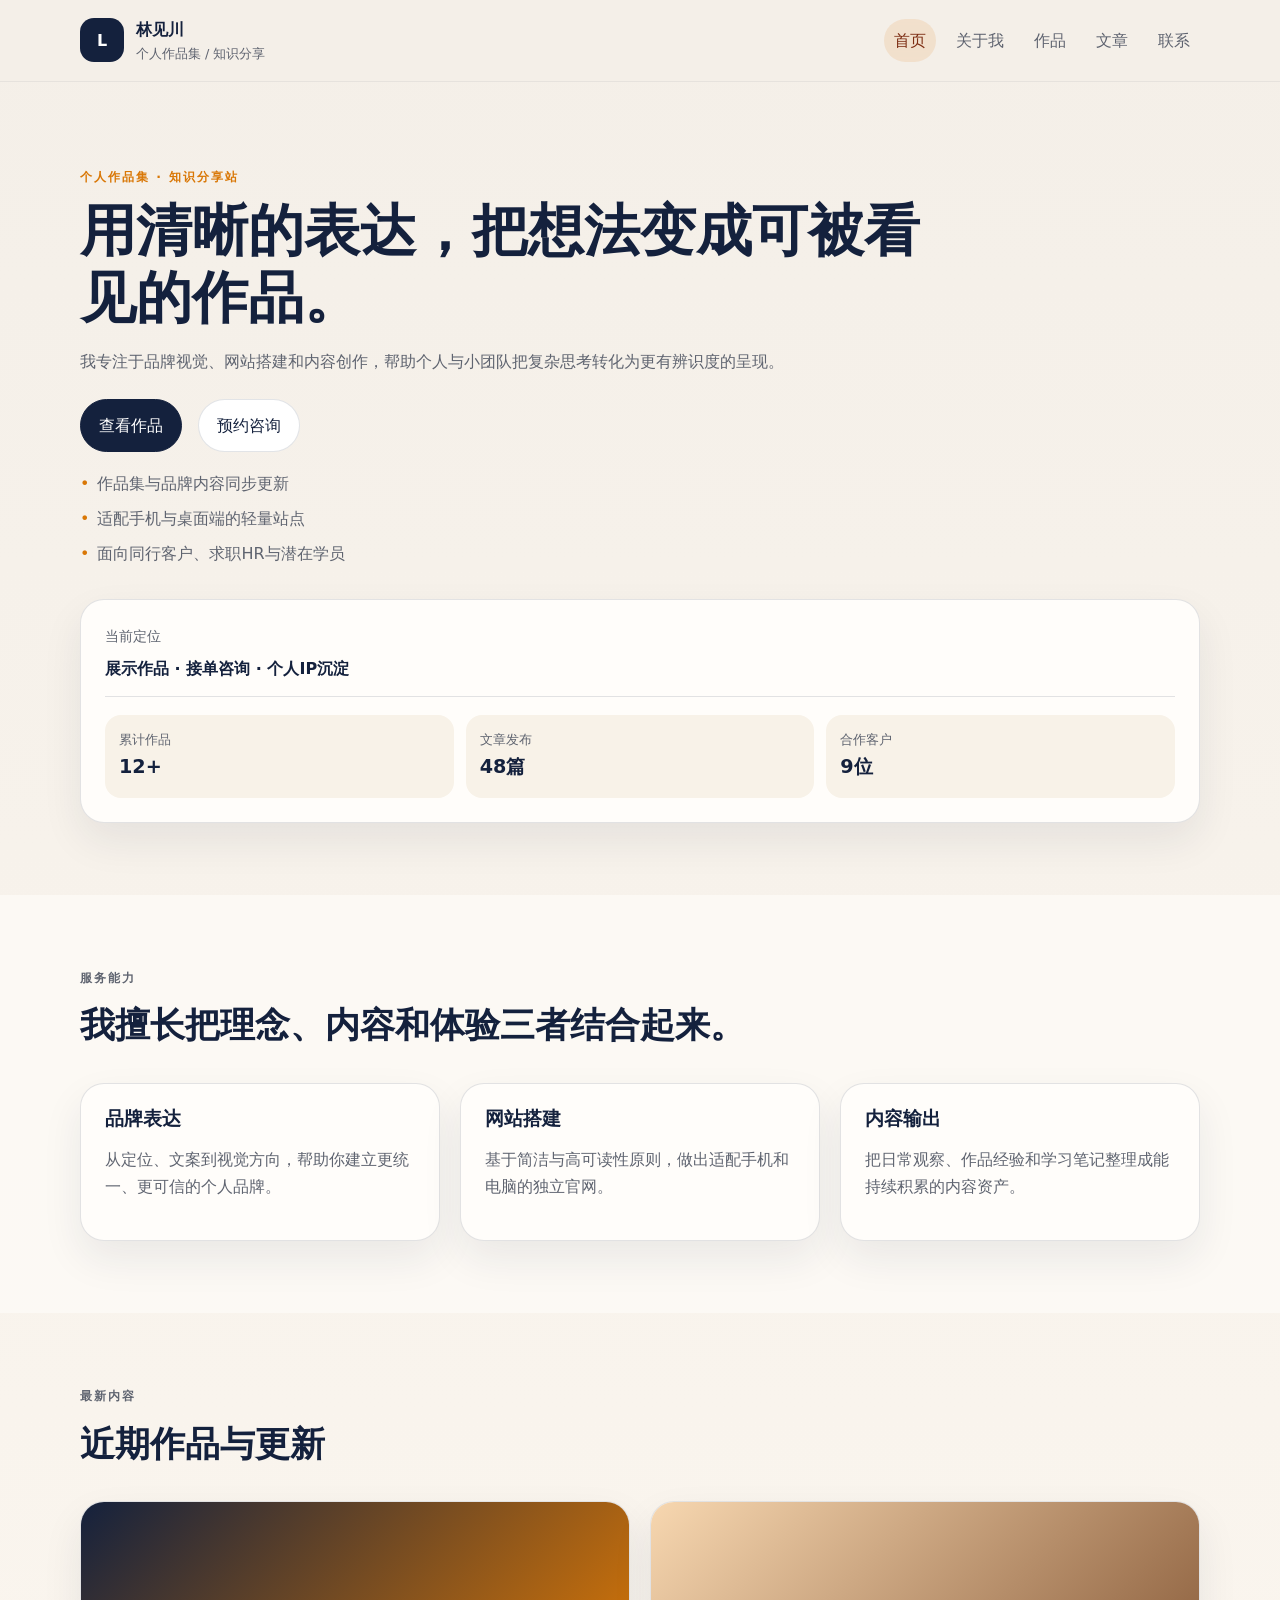
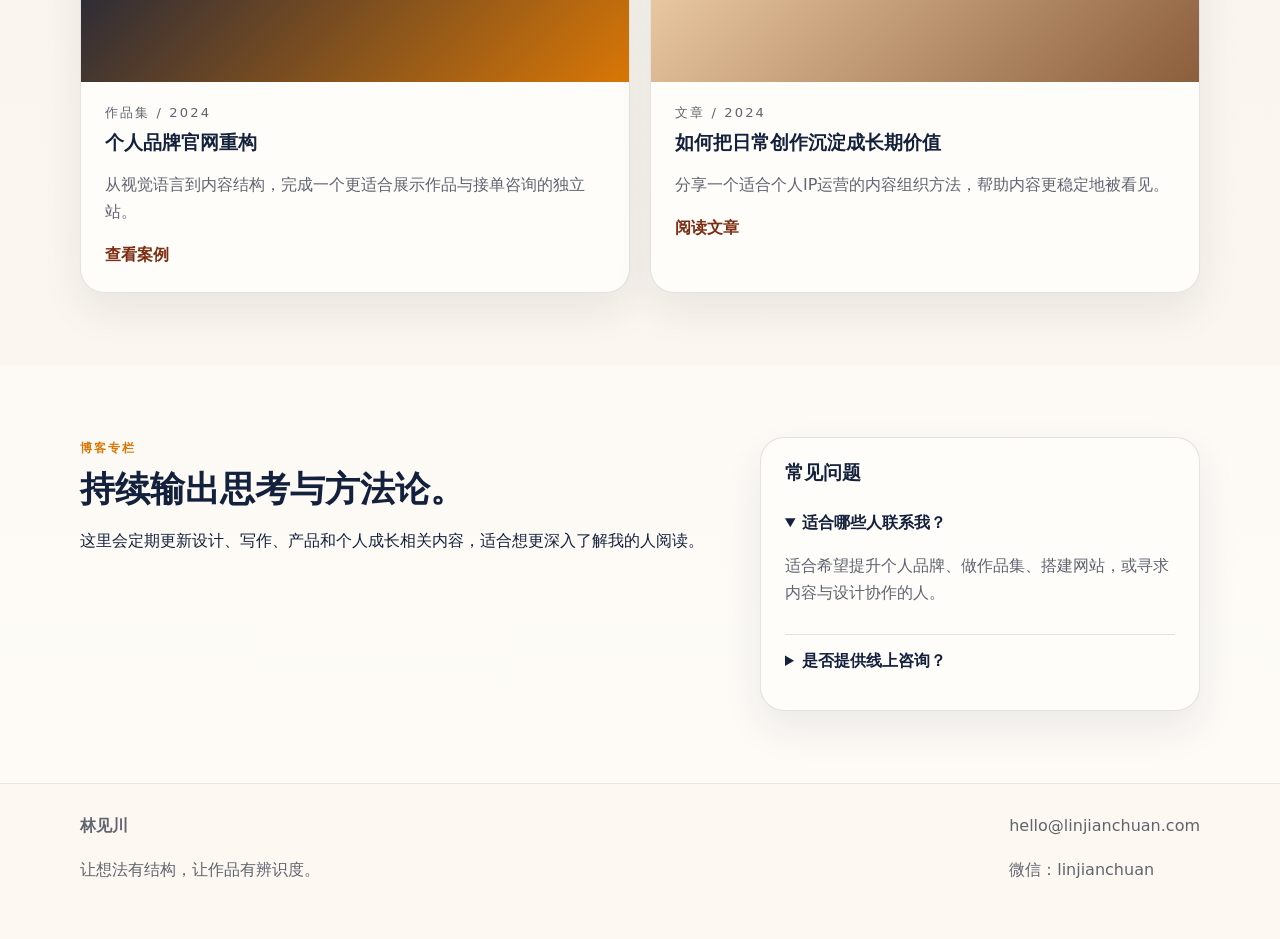
<file: index.html>
<!DOCTYPE html>
<html lang="zh-CN">
  <head>
    <meta charset="UTF-8" />
    <meta name="viewport" content="width=device-width, initial-scale=1.0" />
    <meta name="description" content="林见川的个人作品集与知识分享站，展示品牌设计、网站搭建与内容创作经验。" />
    <meta name="keywords" content="个人作品集, 个人官网, 网站设计, UI设计, 内容创作, 接单咨询" />
    <meta name="author" content="林见川" />
    <title>林见川 | 个人作品集与知识分享站</title>
    <link rel="stylesheet" href="styles.css" />
  </head>
  <body>
    <header class="site-header">
      <div class="container header-inner">
        <a class="brand" href="index.html">
          <span class="brand-mark">L</span>
          <span>
            <strong>林见川</strong>
            <small>个人作品集 / 知识分享</small>
          </span>
        </a>
        <nav class="site-nav" aria-label="主导航">
          <a href="index.html" class="active">首页</a>
          <a href="about.html">关于我</a>
          <a href="works.html">作品</a>
          <a href="post.html">文章</a>
          <a href="contact.html">联系</a>
        </nav>
      </div>
    </header>

    <main>
      <section class="hero section">
        <div class="container hero-grid">
          <div>
            <p class="eyebrow">个人作品集 · 知识分享站</p>
            <h1>用清晰的表达，把想法变成可被看见的作品。</h1>
            <p class="lead">
              我专注于品牌视觉、网站搭建和内容创作，帮助个人与小团队把复杂思考转化为更有辨识度的呈现。
            </p>
            <div class="hero-actions">
              <a class="btn btn-primary" href="works.html">查看作品</a>
              <a class="btn btn-secondary" href="contact.html">预约咨询</a>
            </div>
            <ul class="hero-points">
              <li>作品集与品牌内容同步更新</li>
              <li>适配手机与桌面端的轻量站点</li>
              <li>面向同行客户、求职HR与潜在学员</li>
            </ul>
          </div>
          <div class="hero-card">
            <div class="hero-card-top">
              <span>当前定位</span>
              <strong>展示作品 · 接单咨询 · 个人IP沉淀</strong>
            </div>
            <div class="hero-card-body">
              <div class="mini-stat">
                <span>累计作品</span>
                <strong>12+</strong>
              </div>
              <div class="mini-stat">
                <span>文章发布</span>
                <strong>48篇</strong>
              </div>
              <div class="mini-stat">
                <span>合作客户</span>
                <strong>9位</strong>
              </div>
            </div>
          </div>
        </div>
      </section>

      <section class="section section-muted">
        <div class="container">
          <div class="section-heading">
            <p class="eyebrow">服务能力</p>
            <h2>我擅长把理念、内容和体验三者结合起来。</h2>
          </div>
          <div class="card-grid three-up">
            <article class="info-card">
              <h3>品牌表达</h3>
              <p>从定位、文案到视觉方向，帮助你建立更统一、更可信的个人品牌。</p>
            </article>
            <article class="info-card">
              <h3>网站搭建</h3>
              <p>基于简洁与高可读性原则，做出适配手机和电脑的独立官网。</p>
            </article>
            <article class="info-card">
              <h3>内容输出</h3>
              <p>把日常观察、作品经验和学习笔记整理成能持续积累的内容资产。</p>
            </article>
          </div>
        </div>
      </section>

      <section class="section">
        <div class="container">
          <div class="section-heading">
            <p class="eyebrow">最新内容</p>
            <h2>近期作品与更新</h2>
          </div>
          <div class="card-grid two-up">
            <article class="portfolio-card">
              <div class="portfolio-visual visual-a"></div>
              <div class="portfolio-copy">
                <p class="meta">作品集 / 2024</p>
                <h3>个人品牌官网重构</h3>
                <p>从视觉语言到内容结构，完成一个更适合展示作品与接单咨询的独立站。</p>
                <a href="works.html">查看案例</a>
              </div>
            </article>
            <article class="portfolio-card">
              <div class="portfolio-visual visual-b"></div>
              <div class="portfolio-copy">
                <p class="meta">文章 / 2024</p>
                <h3>如何把日常创作沉淀成长期价值</h3>
                <p>分享一个适合个人IP运营的内容组织方法，帮助内容更稳定地被看见。</p>
                <a href="post.html">阅读文章</a>
              </div>
            </article>
          </div>
        </div>
      </section>

      <section class="section section-muted">
        <div class="container split-block">
          <div>
            <p class="eyebrow">博客专栏</p>
            <h2>持续输出思考与方法论。</h2>
            <p>这里会定期更新设计、写作、产品和个人成长相关内容，适合想更深入了解我的人阅读。</p>
          </div>
          <div class="faq-card">
            <h3>常见问题</h3>
            <details open>
              <summary>适合哪些人联系我？</summary>
              <p>适合希望提升个人品牌、做作品集、搭建网站，或寻求内容与设计协作的人。</p>
            </details>
            <details>
              <summary>是否提供线上咨询？</summary>
              <p>可以，欢迎通过联系页提交需求，我会尽快回复并确认合作方式。</p>
            </details>
          </div>
        </div>
      </section>
    </main>

    <footer class="site-footer">
      <div class="container footer-inner">
        <div>
          <strong>林见川</strong>
          <p>让想法有结构，让作品有辨识度。</p>
        </div>
        <div>
          <a href="mailto:hello@linjianchuan.com">hello@linjianchuan.com</a>
          <p>微信：linjianchuan</p>
        </div>
      </div>
    </footer>

    <script src="script.js"></script>
  </body>
</html>
</file>
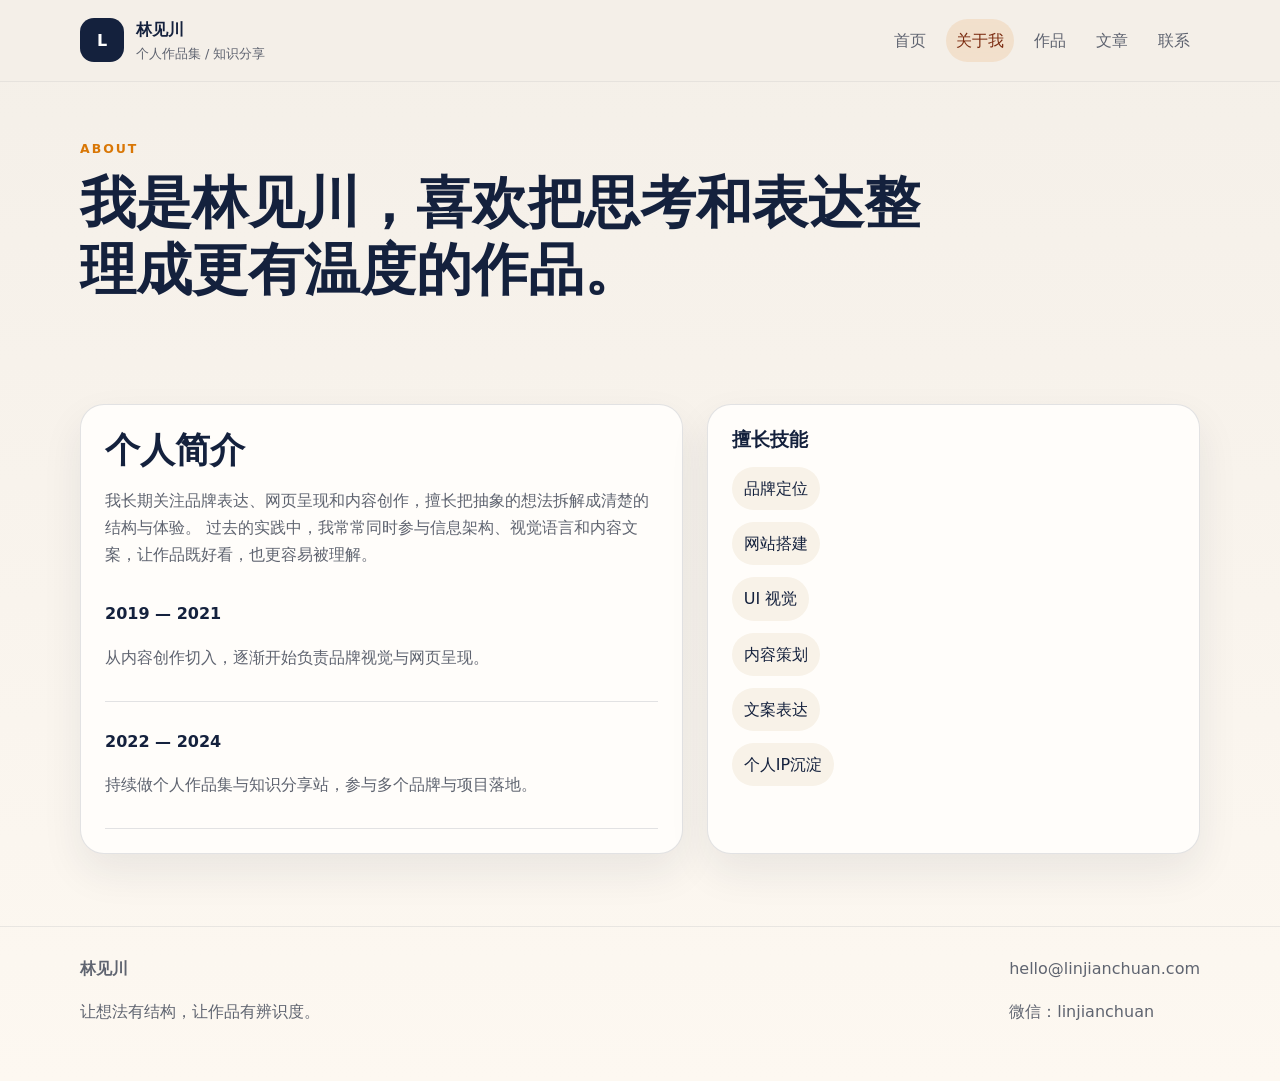
<file: about.html>
<!DOCTYPE html>
<html lang="zh-CN">
  <head>
    <meta charset="UTF-8" />
    <meta name="viewport" content="width=device-width, initial-scale=1.0" />
    <title>关于我 | 林见川</title>
    <link rel="stylesheet" href="styles.css" />
  </head>
  <body>
    <header class="site-header">
      <div class="container header-inner">
        <a class="brand" href="index.html">
          <span class="brand-mark">L</span>
          <span>
            <strong>林见川</strong>
            <small>个人作品集 / 知识分享</small>
          </span>
        </a>
        <nav class="site-nav" aria-label="主导航">
          <a href="index.html">首页</a>
          <a href="about.html" class="active">关于我</a>
          <a href="works.html">作品</a>
          <a href="post.html">文章</a>
          <a href="contact.html">联系</a>
        </nav>
      </div>
    </header>

    <main>
      <section class="page-title">
        <div class="container">
          <p class="eyebrow">About</p>
          <h1>我是林见川，喜欢把思考和表达整理成更有温度的作品。</h1>
        </div>
      </section>

      <section class="section">
        <div class="container about-grid">
          <article class="info-card">
            <h2>个人简介</h2>
            <p>
              我长期关注品牌表达、网页呈现和内容创作，擅长把抽象的想法拆解成清楚的结构与体验。
              过去的实践中，我常常同时参与信息架构、视觉语言和内容文案，让作品既好看，也更容易被理解。
            </p>
            <div class="timeline">
              <div class="timeline-item">
                <strong>2019 — 2021</strong>
                <p>从内容创作切入，逐渐开始负责品牌视觉与网页呈现。</p>
              </div>
              <div class="timeline-item">
                <strong>2022 — 2024</strong>
                <p>持续做个人作品集与知识分享站，参与多个品牌与项目落地。</p>
              </div>
            </div>
          </article>
          <aside class="info-card">
            <h3>擅长技能</h3>
            <div class="skill-list">
              <span>品牌定位</span>
              <span>网站搭建</span>
              <span>UI 视觉</span>
              <span>内容策划</span>
              <span>文案表达</span>
              <span>个人IP沉淀</span>
            </div>
          </aside>
        </div>
      </section>
    </main>

    <footer class="site-footer">
      <div class="container footer-inner">
        <div>
          <strong>林见川</strong>
          <p>让想法有结构，让作品有辨识度。</p>
        </div>
        <div>
          <a href="mailto:hello@linjianchuan.com">hello@linjianchuan.com</a>
          <p>微信：linjianchuan</p>
        </div>
      </div>
    </footer>

    <script src="script.js"></script>
  </body>
</html>
</file>
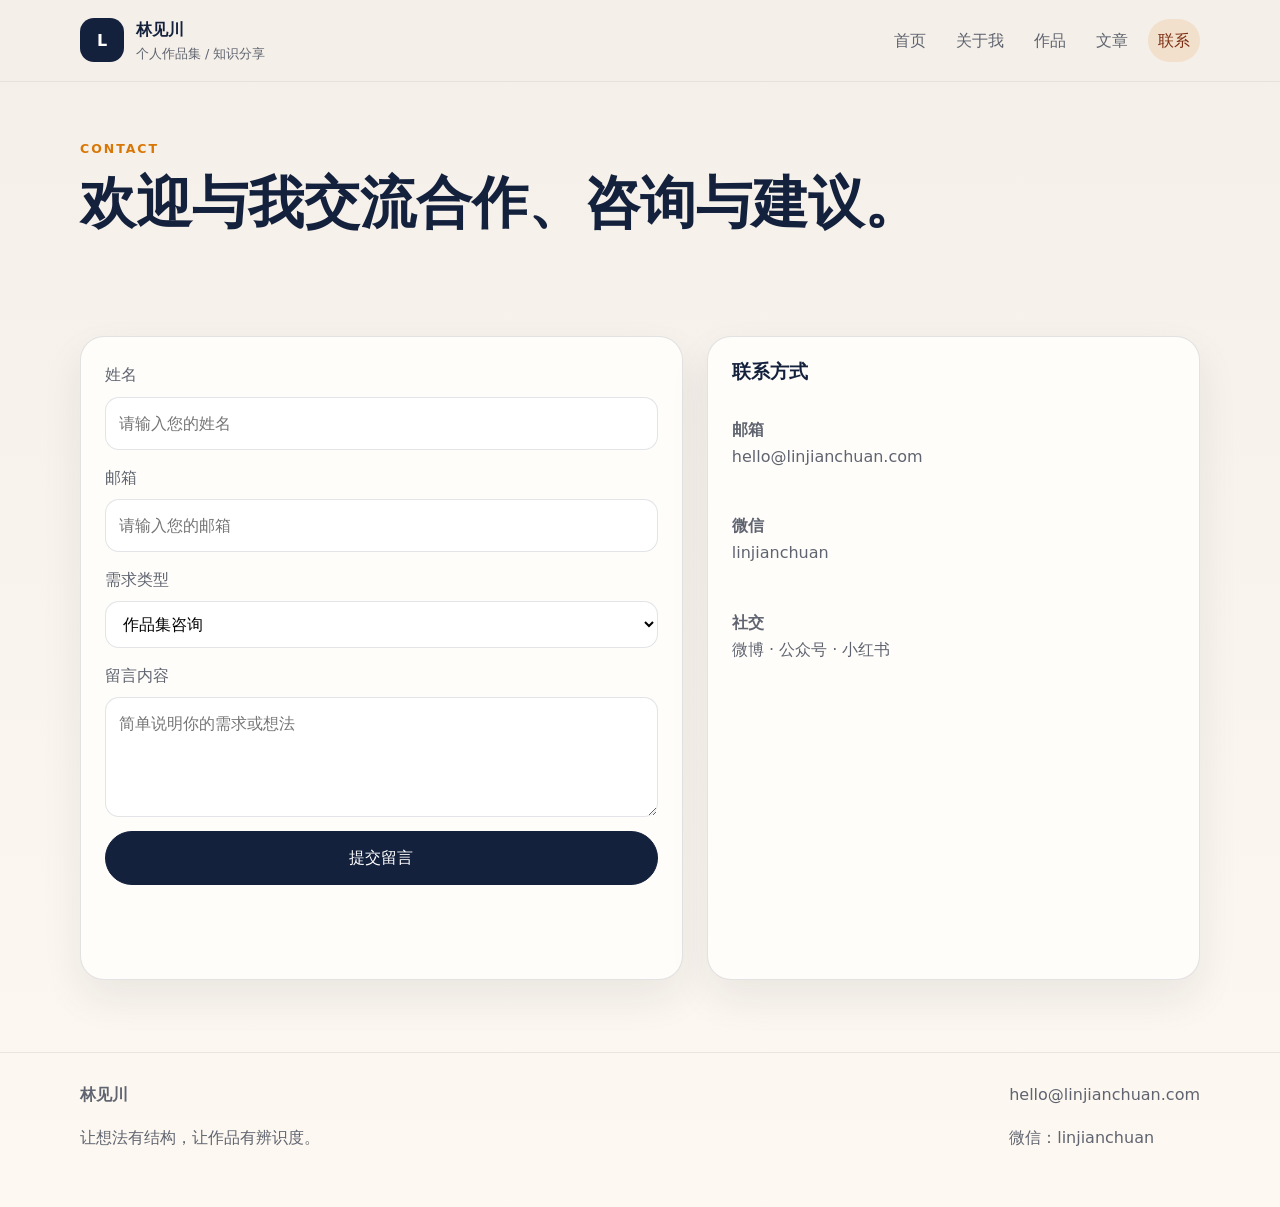
<file: contact.html>
<!DOCTYPE html>
<html lang="zh-CN">
  <head>
    <meta charset="UTF-8" />
    <meta name="viewport" content="width=device-width, initial-scale=1.0" />
    <title>联系 | 林见川</title>
    <link rel="stylesheet" href="styles.css" />
  </head>
  <body>
    <header class="site-header">
      <div class="container header-inner">
        <a class="brand" href="index.html">
          <span class="brand-mark">L</span>
          <span>
            <strong>林见川</strong>
            <small>个人作品集 / 知识分享</small>
          </span>
        </a>
        <nav class="site-nav" aria-label="主导航">
          <a href="index.html">首页</a>
          <a href="about.html">关于我</a>
          <a href="works.html">作品</a>
          <a href="post.html">文章</a>
          <a href="contact.html" class="active">联系</a>
        </nav>
      </div>
    </header>

    <main>
      <section class="page-title">
        <div class="container">
          <p class="eyebrow">Contact</p>
          <h1>欢迎与我交流合作、咨询与建议。</h1>
        </div>
      </section>

      <section class="section">
        <div class="container about-grid">
          <form class="contact-card form-grid" data-contact-form>
            <label>
              姓名
              <input type="text" name="name" placeholder="请输入您的姓名" required />
            </label>
            <label>
              邮箱
              <input type="email" name="email" placeholder="请输入您的邮箱" required />
            </label>
            <label>
              需求类型
              <select name="type">
                <option>作品集咨询</option>
                <option>网站搭建</option>
                <option>内容合作</option>
                <option>其他</option>
              </select>
            </label>
            <label>
              留言内容
              <textarea name="message" placeholder="简单说明你的需求或想法" required></textarea>
            </label>
            <button class="btn btn-primary" type="submit">提交留言</button>
            <p class="form-status" aria-live="polite"></p>
          </form>
          <aside class="contact-card">
            <h3>联系方式</h3>
            <div class="contact-list">
              <p><strong>邮箱</strong><br /><a href="mailto:hello@linjianchuan.com">hello@linjianchuan.com</a></p>
              <p><strong>微信</strong><br />linjianchuan</p>
              <p><strong>社交</strong><br /><a href="#">微博</a> · <a href="#">公众号</a> · <a href="#">小红书</a></p>
            </div>
          </aside>
        </div>
      </section>
    </main>

    <footer class="site-footer">
      <div class="container footer-inner">
        <div>
          <strong>林见川</strong>
          <p>让想法有结构，让作品有辨识度。</p>
        </div>
        <div>
          <a href="mailto:hello@linjianchuan.com">hello@linjianchuan.com</a>
          <p>微信：linjianchuan</p>
        </div>
      </div>
    </footer>

    <script src="script.js"></script>
  </body>
</html>
</file>
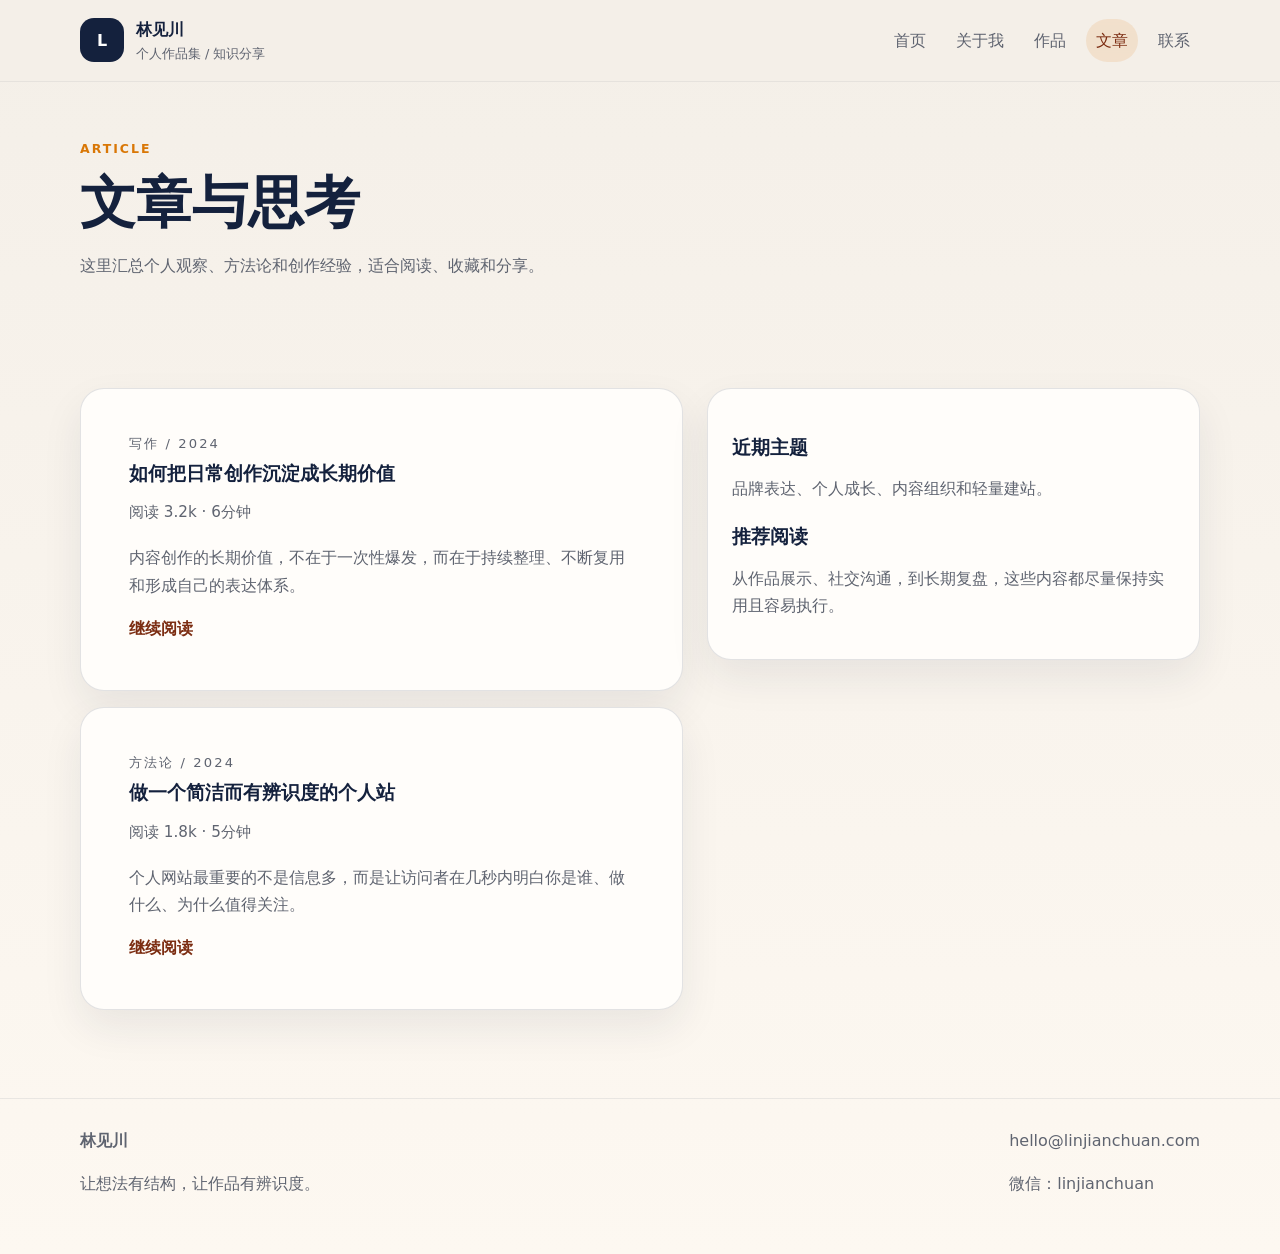
<file: post.html>
<!DOCTYPE html>
<html lang="zh-CN">
  <head>
    <meta charset="UTF-8" />
    <meta name="viewport" content="width=device-width, initial-scale=1.0" />
    <title>文章 | 林见川</title>
    <link rel="stylesheet" href="styles.css" />
  </head>
  <body>
    <header class="site-header">
      <div class="container header-inner">
        <a class="brand" href="index.html">
          <span class="brand-mark">L</span>
          <span>
            <strong>林见川</strong>
            <small>个人作品集 / 知识分享</small>
          </span>
        </a>
        <nav class="site-nav" aria-label="主导航">
          <a href="index.html">首页</a>
          <a href="about.html">关于我</a>
          <a href="works.html">作品</a>
          <a href="post.html" class="active">文章</a>
          <a href="contact.html">联系</a>
        </nav>
      </div>
    </header>

    <main>
      <section class="page-title">
        <div class="container">
          <p class="eyebrow">Article</p>
          <h1>文章与思考</h1>
          <p class="lead">这里汇总个人观察、方法论和创作经验，适合阅读、收藏和分享。</p>
        </div>
      </section>

      <section class="section">
        <div class="container article-grid">
          <div>
            <article class="article-card">
              <div class="portfolio-copy">
                <p class="meta">写作 / 2024</p>
                <h3>如何把日常创作沉淀成长期价值</h3>
                <p class="article-meta">阅读 3.2k · 6分钟</p>
                <p>内容创作的长期价值，不在于一次性爆发，而在于持续整理、不断复用和形成自己的表达体系。</p>
                <a href="#" class="inline-link">继续阅读</a>
              </div>
            </article>
            <article class="article-card">
              <div class="portfolio-copy">
                <p class="meta">方法论 / 2024</p>
                <h3>做一个简洁而有辨识度的个人站</h3>
                <p class="article-meta">阅读 1.8k · 5分钟</p>
                <p>个人网站最重要的不是信息多，而是让访问者在几秒内明白你是谁、做什么、为什么值得关注。</p>
                <a href="#" class="inline-link">继续阅读</a>
              </div>
            </article>
          </div>
          <aside class="info-card article-content">
            <h3>近期主题</h3>
            <p>品牌表达、个人成长、内容组织和轻量建站。</p>
            <h3>推荐阅读</h3>
            <p>从作品展示、社交沟通，到长期复盘，这些内容都尽量保持实用且容易执行。</p>
          </aside>
        </div>
      </section>
    </main>

    <footer class="site-footer">
      <div class="container footer-inner">
        <div>
          <strong>林见川</strong>
          <p>让想法有结构，让作品有辨识度。</p>
        </div>
        <div>
          <a href="mailto:hello@linjianchuan.com">hello@linjianchuan.com</a>
          <p>微信：linjianchuan</p>
        </div>
      </div>
    </footer>

    <script src="script.js"></script>
  </body>
</html>
</file>
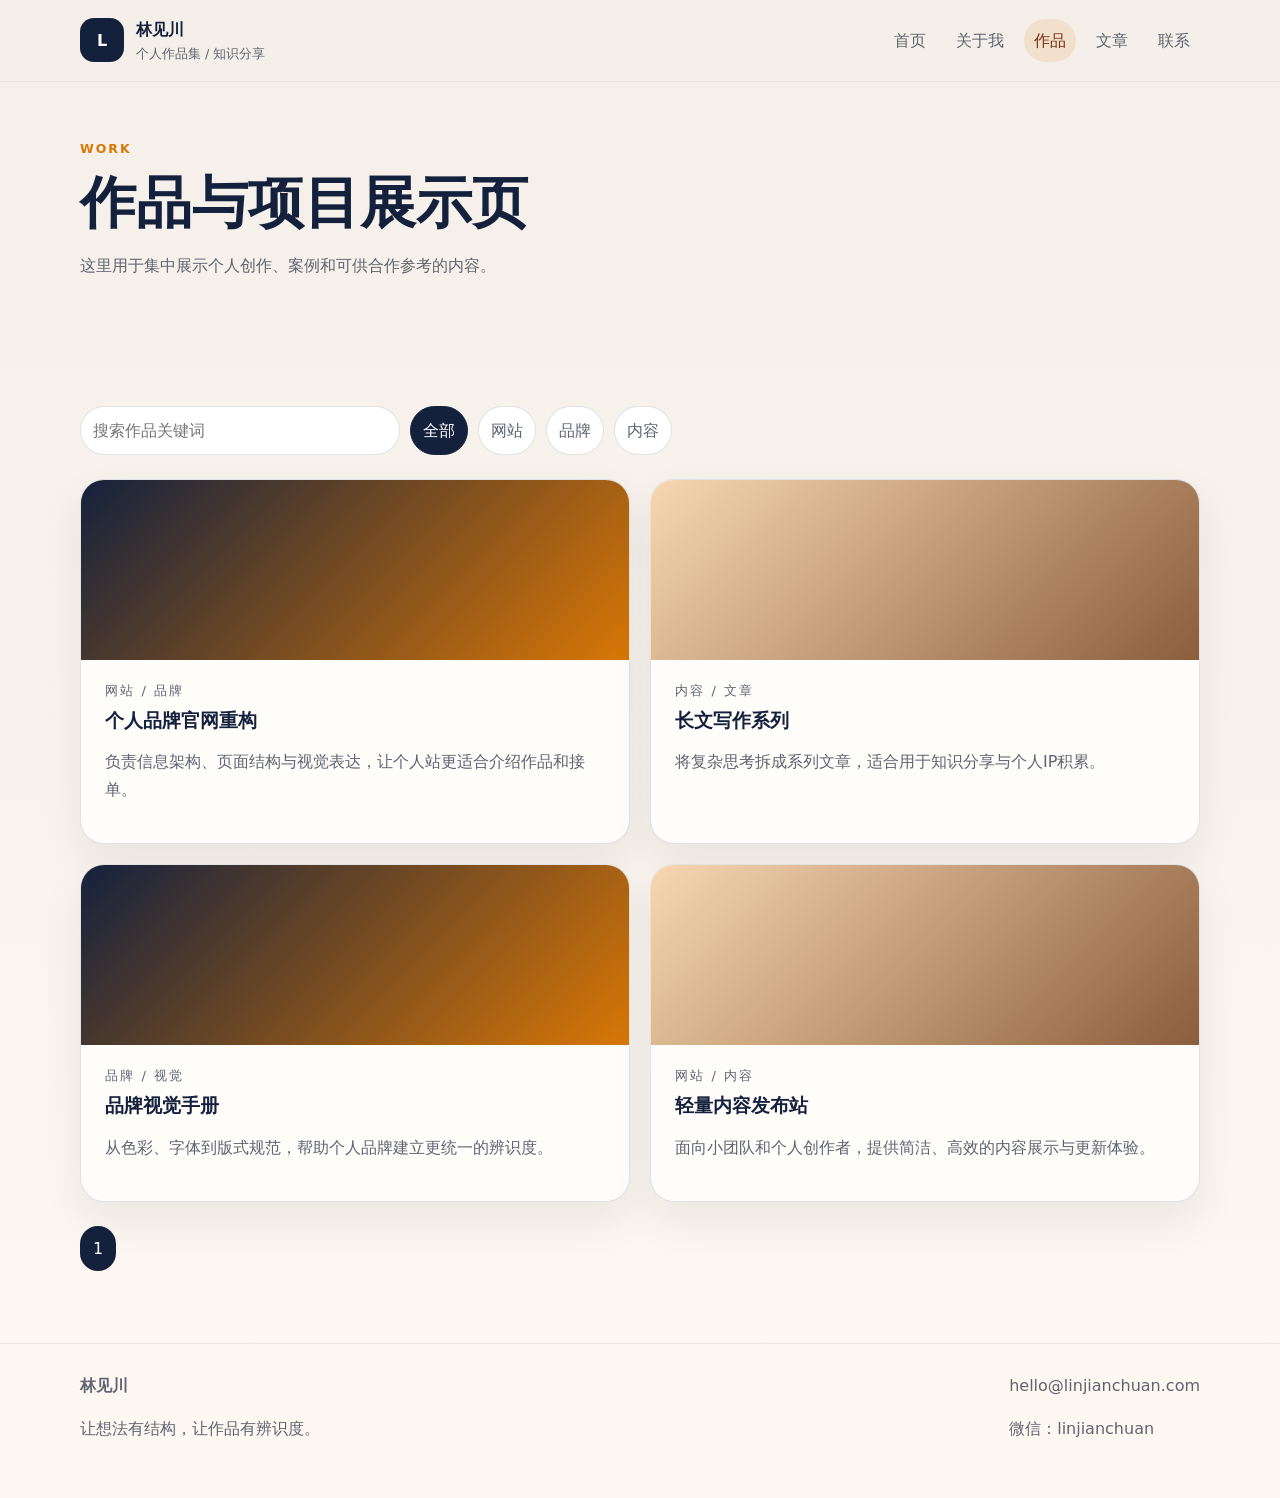
<file: works.html>
<!DOCTYPE html>
<html lang="zh-CN">
  <head>
    <meta charset="UTF-8" />
    <meta name="viewport" content="width=device-width, initial-scale=1.0" />
    <title>作品 | 林见川</title>
    <link rel="stylesheet" href="styles.css" />
  </head>
  <body>
    <header class="site-header">
      <div class="container header-inner">
        <a class="brand" href="index.html">
          <span class="brand-mark">L</span>
          <span>
            <strong>林见川</strong>
            <small>个人作品集 / 知识分享</small>
          </span>
        </a>
        <nav class="site-nav" aria-label="主导航">
          <a href="index.html">首页</a>
          <a href="about.html">关于我</a>
          <a href="works.html" class="active">作品</a>
          <a href="post.html">文章</a>
          <a href="contact.html">联系</a>
        </nav>
      </div>
    </header>

    <main>
      <section class="page-title">
        <div class="container">
          <p class="eyebrow">Work</p>
          <h1>作品与项目展示页</h1>
          <p class="lead">这里用于集中展示个人创作、案例和可供合作参考的内容。</p>
        </div>
      </section>

      <section class="section" data-works-page>
        <div class="container">
          <div class="filter-bar">
            <input class="search-input" type="search" placeholder="搜索作品关键词" aria-label="搜索作品" />
            <button class="filter-chip active" data-tag="all" type="button">全部</button>
            <button class="filter-chip" data-tag="site" type="button">网站</button>
            <button class="filter-chip" data-tag="brand" type="button">品牌</button>
            <button class="filter-chip" data-tag="content" type="button">内容</button>
          </div>
          <div class="portfolio-list">
            <article class="portfolio-card portfolio-item" data-tags="site brand">
              <div class="portfolio-visual visual-a"></div>
              <div class="portfolio-copy">
                <p class="meta">网站 / 品牌</p>
                <h3>个人品牌官网重构</h3>
                <p>负责信息架构、页面结构与视觉表达，让个人站更适合介绍作品和接单。</p>
              </div>
            </article>
            <article class="portfolio-card portfolio-item" data-tags="content">
              <div class="portfolio-visual visual-b"></div>
              <div class="portfolio-copy">
                <p class="meta">内容 / 文章</p>
                <h3>长文写作系列</h3>
                <p>将复杂思考拆成系列文章，适合用于知识分享与个人IP积累。</p>
              </div>
            </article>
            <article class="portfolio-card portfolio-item" data-tags="brand">
              <div class="portfolio-visual visual-a"></div>
              <div class="portfolio-copy">
                <p class="meta">品牌 / 视觉</p>
                <h3>品牌视觉手册</h3>
                <p>从色彩、字体到版式规范，帮助个人品牌建立更统一的辨识度。</p>
              </div>
            </article>
            <article class="portfolio-card portfolio-item" data-tags="site content">
              <div class="portfolio-visual visual-b"></div>
              <div class="portfolio-copy">
                <p class="meta">网站 / 内容</p>
                <h3>轻量内容发布站</h3>
                <p>面向小团队和个人创作者，提供简洁、高效的内容展示与更新体验。</p>
              </div>
            </article>
          </div>
          <div class="pagination"></div>
        </div>
      </section>
    </main>

    <footer class="site-footer">
      <div class="container footer-inner">
        <div>
          <strong>林见川</strong>
          <p>让想法有结构，让作品有辨识度。</p>
        </div>
        <div>
          <a href="mailto:hello@linjianchuan.com">hello@linjianchuan.com</a>
          <p>微信：linjianchuan</p>
        </div>
      </div>
    </footer>

    <script src="script.js"></script>
  </body>
</html>
</file>
<file: styles.css>
:root {
  color-scheme: light;
  --bg: #f4efe8;
  --surface: #fffdfa;
  --surface-alt: #f8f2e8;
  --text: #14213d;
  --muted: #5f6470;
  --accent: #d97706;
  --accent-dark: #7c2d12;
  --border: rgba(20, 33, 61, 0.12);
  --shadow: 0 18px 40px rgba(20, 33, 61, 0.08);
  --radius: 24px;
  --radius-sm: 16px;
  font-family: "Segoe UI", "Microsoft YaHei", "PingFang SC", system-ui, sans-serif;
}

* {
  box-sizing: border-box;
}

html {
  scroll-behavior: smooth;
}

body {
  margin: 0;
  min-height: 100vh;
  color: var(--text);
  background: linear-gradient(180deg, var(--bg) 0%, #fdf8f1 100%);
  line-height: 1.7;
}

a {
  color: inherit;
  text-decoration: none;
}

button,
input,
textarea,
select {
  font: inherit;
}

img {
  max-width: 100%;
  display: block;
}

.container {
  width: min(1120px, calc(100% - 32px));
  margin: 0 auto;
}

.site-header {
  position: sticky;
  top: 0;
  z-index: 20;
  background: rgba(244, 239, 232, 0.9);
  backdrop-filter: blur(14px);
  border-bottom: 1px solid rgba(20, 33, 61, 0.06);
}

.header-inner {
  display: flex;
  align-items: center;
  justify-content: space-between;
  gap: 16px;
  padding: 16px 0;
}

.brand {
  display: inline-flex;
  align-items: center;
  gap: 12px;
}

.brand strong {
  display: block;
  font-size: 1rem;
}

.brand small {
  display: block;
  color: var(--muted);
  font-size: 0.8rem;
}

.brand-mark {
  display: inline-flex;
  align-items: center;
  justify-content: center;
  width: 44px;
  height: 44px;
  border-radius: 14px;
  background: var(--text);
  color: white;
  font-weight: 700;
}

.site-nav {
  display: flex;
  flex-wrap: wrap;
  gap: 10px;
}

.site-nav a {
  padding: 8px 10px;
  border-radius: 999px;
  color: var(--muted);
  transition: background 180ms ease, color 180ms ease;
}

.site-nav a:hover,
.site-nav a.active {
  color: var(--accent-dark);
  background: rgba(217, 119, 6, 0.12);
}

.section {
  padding: 72px 0;
}

.section-muted {
  background: rgba(255, 253, 250, 0.62);
}

.hero {
  padding-top: 84px;
}

.hero-grid {
  display: grid;
  gap: 32px;
  align-items: center;
}

.eyebrow {
  margin: 0 0 10px;
  font-size: 0.78rem;
  font-weight: 700;
  letter-spacing: 0.16em;
  text-transform: uppercase;
  color: var(--accent);
}

h1,
h2,
h3 {
  line-height: 1.2;
  margin: 0 0 12px;
}

h1 {
  font-size: clamp(2.1rem, 5vw, 3.5rem);
  max-width: 850px;
}

h2 {
  font-size: clamp(1.6rem, 3vw, 2.2rem);
}

.lead,
.section-heading p,
.info-card p,
.portfolio-copy p,
.faq-card p,
.site-footer p,
.contact-card p,
.article-content p {
  color: var(--muted);
}

.hero-actions {
  display: flex;
  flex-wrap: wrap;
  gap: 12px;
  margin: 24px 0 18px;
}

.btn {
  display: inline-flex;
  align-items: center;
  justify-content: center;
  padding: 12px 18px;
  border-radius: 999px;
  border: 1px solid var(--border);
  transition: transform 180ms ease, box-shadow 180ms ease;
}

.btn:hover {
  transform: translateY(-1px);
  box-shadow: var(--shadow);
}

.btn-primary {
  background: var(--text);
  color: white;
  border-color: var(--text);
}

.btn-secondary {
  background: white;
}

.hero-points {
  padding: 0;
  margin: 0;
  list-style: none;
  display: grid;
  gap: 8px;
  color: var(--muted);
}

.hero-points li::before {
  content: "•";
  color: var(--accent);
  margin-right: 8px;
}

.hero-card,
.info-card,
.portfolio-card,
.faq-card,
.contact-card,
.article-card {
  background: var(--surface);
  border: 1px solid var(--border);
  border-radius: var(--radius);
  box-shadow: var(--shadow);
}

.hero-card {
  padding: 24px;
}

.hero-card-top {
  display: grid;
  gap: 6px;
  padding-bottom: 14px;
  border-bottom: 1px solid var(--border);
}

.hero-card-top span {
  color: var(--muted);
  font-size: 0.9rem;
}

.hero-card-body {
  display: grid;
  grid-template-columns: repeat(3, minmax(0, 1fr));
  gap: 12px;
  margin-top: 18px;
}

.mini-stat {
  padding: 14px;
  background: var(--surface-alt);
  border-radius: var(--radius-sm);
}

.mini-stat span {
  display: block;
  color: var(--muted);
  font-size: 0.82rem;
}

.mini-stat strong {
  font-size: 1.2rem;
}

.section-heading {
  display: flex;
  flex-direction: column;
  gap: 6px;
  margin-bottom: 24px;
}

.card-grid {
  display: grid;
  gap: 20px;
}

.three-up {
  grid-template-columns: repeat(3, minmax(0, 1fr));
}

.two-up {
  grid-template-columns: repeat(2, minmax(0, 1fr));
}

.info-card,
.portfolio-card,
.faq-card,
.contact-card,
.article-card {
  padding: 24px;
}

.portfolio-card {
  overflow: hidden;
  padding: 0;
}

.portfolio-visual {
  height: 180px;
  background-size: cover;
  background-position: center;
}

.visual-a {
  background: linear-gradient(135deg, #14213d 0%, #d97706 100%);
}

.visual-b {
  background: linear-gradient(135deg, #f7d7b0 0%, #8b5e3c 100%);
}

.portfolio-copy {
  padding: 20px 24px 24px;
}

.meta {
  color: var(--accent);
  font-size: 0.82rem;
  text-transform: uppercase;
  letter-spacing: 0.16em;
  margin: 0 0 8px;
}

.portfolio-copy a,
.article-meta a,
.inline-link {
  color: var(--accent-dark);
  font-weight: 600;
}

.split-block {
  display: grid;
  gap: 20px;
  grid-template-columns: 1.2fr 0.8fr;
  align-items: start;
}

.faq-card details {
  border-top: 1px solid var(--border);
  padding: 12px 0;
}

.faq-card details:first-of-type {
  border-top: 0;
}

.faq-card summary {
  cursor: pointer;
  font-weight: 600;
}

.site-footer {
  padding: 28px 0 40px;
  border-top: 1px solid rgba(20, 33, 61, 0.08);
}

.footer-inner {
  display: flex;
  justify-content: space-between;
  gap: 16px;
  color: var(--muted);
}

.page-title {
  padding: 56px 0 20px;
}

.page-title h1 {
  margin-bottom: 8px;
}

.about-grid,
.article-grid {
  display: grid;
  gap: 24px;
  grid-template-columns: 1.1fr 0.9fr;
}

.timeline {
  display: grid;
  gap: 12px;
  margin-top: 18px;
}

.timeline-item {
  padding: 14px 0;
  border-bottom: 1px solid var(--border);
}

.skill-list {
  display: grid;
  gap: 12px;
  margin-top: 16px;
}

.skill-list span {
  display: inline-flex;
  padding: 8px 12px;
  background: var(--surface-alt);
  border-radius: 999px;
  width: fit-content;
}

.filter-bar {
  display: flex;
  flex-wrap: wrap;
  gap: 10px;
  margin: 18px 0 24px;
}

.filter-chip {
  border: 1px solid var(--border);
  background: white;
  color: var(--muted);
  padding: 8px 12px;
  border-radius: 999px;
  cursor: pointer;
}

.filter-chip.active {
  background: var(--text);
  color: white;
  border-color: var(--text);
}

.search-input {
  width: min(320px, 100%);
  padding: 10px 12px;
  border-radius: 999px;
  border: 1px solid var(--border);
  background: white;
}

.portfolio-list {
  display: grid;
  gap: 20px;
  grid-template-columns: repeat(2, minmax(0, 1fr));
}

.pagination {
  display: flex;
  flex-wrap: wrap;
  gap: 8px;
  margin-top: 24px;
}

.page-btn {
  border: 1px solid var(--border);
  background: white;
  border-radius: 999px;
  padding: 8px 12px;
  cursor: pointer;
}

.page-btn.active {
  background: var(--text);
  color: white;
}

.article-grid {
  align-items: start;
}

.article-card {
  margin-bottom: 16px;
}

.article-content h2,
.article-content h3 {
  margin-top: 24px;
}

.article-meta {
  color: var(--muted);
  font-size: 0.95rem;
  margin-bottom: 18px;
}

.form-grid {
  display: grid;
  gap: 14px;
}

.form-grid label {
  display: grid;
  gap: 8px;
  color: var(--muted);
}

.form-grid input,
.form-grid textarea,
.form-grid select {
  width: 100%;
  border: 1px solid var(--border);
  border-radius: 14px;
  padding: 12px 13px;
  background: white;
}

.form-grid textarea {
  min-height: 120px;
  resize: vertical;
}

.form-status {
  min-height: 24px;
  color: var(--accent-dark);
  font-weight: 600;
}

.contact-list {
  display: grid;
  gap: 10px;
  margin-top: 16px;
}

@media (max-width: 900px) {
  .three-up,
  .two-up,
  .portfolio-list,
  .about-grid,
  .article-grid,
  .split-block {
    grid-template-columns: 1fr;
  }

  .hero-card-body {
    grid-template-columns: 1fr;
  }
}

@media (max-width: 680px) {
  .header-inner,
  .footer-inner {
    flex-direction: column;
    align-items: flex-start;
  }

  .site-nav {
    gap: 4px;
  }

  .section {
    padding: 56px 0;
  }

  .hero {
    padding-top: 56px;
  }
}

.asset-card-small {
  min-height: 120px;
  padding: 18px;
  display: grid;
  align-items: center;
  justify-content: center;
  background: linear-gradient(135deg, #fff 0%, #f9f7f2 100%);
}

.asset-dot-grid {
  width: 100%;
  height: 100%;
  background-image: radial-gradient(circle, rgba(10, 10, 10, 0.18) 1px, transparent 1px);
  background-size: 20px 20px;
  border-radius: 18px;
}

.hero-mosaic {
  display: grid;
  grid-template-columns: repeat(3, minmax(0, 1fr));
  gap: 16px;
  margin-top: 16px;
}

.mosaic-card {
  position: relative;
  min-height: 120px;
  border-radius: 24px;
  overflow: hidden;
  background: linear-gradient(180deg, rgba(255, 90, 31, 0.16), #f5f4f0 100%);
  border: 1px solid rgba(255, 90, 31, 0.18);
  padding: 18px;
  display: flex;
  align-items: flex-end;
}

.mosaic-card span {
  color: var(--text);
  font-weight: 700;
}

.mosaic-card::before {
  content: "";
  position: absolute;
  inset: 0;
  background-image: radial-gradient(circle at 20% 20%, rgba(255, 90, 31, 0.22), transparent 22%),
    radial-gradient(circle at 80% 40%, rgba(10, 10, 10, 0.08), transparent 20%);
  opacity: 0.8;
}

.mosaic-card::after {
  content: "";
  position: absolute;
  inset: 12px;
  border-radius: 18px;
  background: linear-gradient(135deg, rgba(255, 255, 255, 0.35), transparent 60%);
}

.mosaic-card span {
  position: relative;
  z-index: 1;
}

.mosaic-card-1,
.mosaic-card-2,
.mosaic-card-3 {
  box-shadow: inset 0 0 0 1px rgba(255, 255, 255, 0.18);
}

.mosaic-card-1 {
  background-image: radial-gradient(circle at top left, rgba(255, 90, 31, 0.2), transparent 38%),
    linear-gradient(180deg, #fff 0%, #f5f4f0 100%);
}

.mosaic-card-2 {
  background-image: radial-gradient(circle at top right, rgba(10, 10, 10, 0.12), transparent 32%),
    linear-gradient(180deg, #fff 0%, #f8f7f3 100%);
}

.mosaic-card-3 {
  background-image: radial-gradient(circle at center, rgba(255, 90, 31, 0.14), transparent 34%),
    linear-gradient(180deg, #fff 0%, #f6f5f1 100%);
}

.mosaic-card::before,
.case-media::before {
  content: "";
  position: absolute;
  inset: 0;
  pointer-events: none;
}

.mosaic-card::before {
  background-image: radial-gradient(circle at 25% 15%, rgba(255, 90, 31, 0.15), transparent 20%),
    radial-gradient(circle at 70% 40%, rgba(10, 10, 10, 0.08), transparent 22%),
    linear-gradient(90deg, rgba(255,255,255,0.22), transparent 60%);
}

.case-media::before {
  background-image: linear-gradient(135deg, rgba(255, 255, 255, 0.18), transparent 30%),
    radial-gradient(circle at 20% 20%, rgba(255, 90, 31, 0.14), transparent 26%),
    radial-gradient(circle at 82% 18%, rgba(255, 255, 255, 0.18), transparent 24%);
}

.case-media::after {
  content: "";
  position: absolute;
  left: 16px;
  top: 16px;
  width: 64px;
  height: 64px;
  border-radius: 14px;
  border: 1px solid rgba(255, 255, 255, 0.8);
  background: rgba(0, 0, 0, 0.15);
  box-shadow: inset 0 0 0 1px rgba(255, 255, 255, 0.12);
}

.case-overlay {
  position: absolute;
  bottom: 18px;
  left: 18px;
  display: inline-flex;
  align-items: center;
  gap: 10px;
  padding: 10px 14px;
  border-radius: 14px;
  background: rgba(255, 255, 255, 0.18);
  backdrop-filter: blur(10px);
  box-shadow: 0 12px 24px rgba(10, 10, 10, 0.08);
}

.case-label {
  color: #fff;
  font-size: 0.9rem;
  letter-spacing: 0.12em;
  text-transform: uppercase;
}

.feature-list {
  display: grid;
  gap: 16px;
  transition-delay: 0.38s;
}

.hero-copy h1 {
  margin: 0;
  font-size: clamp(3rem, 5vw, 4.5rem);
  line-height: 0.95;
  max-width: 680px;
}

.intro {
  max-width: 620px;
  color: var(--muted);
  font-size: 1.05rem;
  line-height: 1.8;
}

.hero-actions {
  display: flex;
  flex-wrap: wrap;
  gap: 16px;
}

.button {
  display: inline-flex;
  align-items: center;
  justify-content: center;
  min-height: 54px;
  padding: 0 28px;
  border-radius: 16px;
  border: 1px solid transparent;
  text-decoration: none;
  font-weight: 700;
  transition: transform 220ms ease, background 220ms ease, color 220ms ease;
}

.button.primary {
  background: var(--text);
  color: var(--bg);
}

.button.ghost {
  background: transparent;
  color: var(--text);
  border-color: var(--border);
}

.button:hover,
.button:focus-visible {
  transform: translateY(-2px);
}

.feature-list {
  display: grid;
  gap: 16px;
}

.feature-item {
  border: 1px solid var(--border);
  border-radius: 22px;
  padding: 22px;
  background: var(--surface);
  transition: transform 180ms ease, border-color 180ms ease;
}

.feature-item:hover {
  transform: translateY(-2px);
  border-color: rgba(255, 90, 31, 0.18);
}

.feature-item .label {
  display: inline-block;
  font-weight: 700;
  margin-bottom: 8px;
}

.hero-media {
  position: relative;
}

.media-card {
  width: 100%;
  min-height: 620px;
  border-radius: var(--radius);
  background: linear-gradient(180deg, #ffffff 0%, #f7f5f1 100%);
  box-shadow: var(--shadow);
  border: 1px solid rgba(10, 10, 10, 0.04);
  padding: 28px;
  display: grid;
  gap: 24px;
  opacity: 0;
  transform: translateY(22px);
  transition: opacity 520ms ease, transform 520ms ease;
  transition-delay: 0.7s;
}

body.loaded .media-card {
  opacity: 1;
  transform: none;
}

.content-columns,
.case-grid {
  opacity: 0;
  transform: translateY(22px);
  transition: opacity 520ms ease, transform 520ms ease;
  transition-delay: 0.88s;
}

body.loaded .content-columns,
body.loaded .case-grid {
  opacity: 1;
  transform: none;
}

.case-card {
  border-radius: 28px;
  overflow: hidden;
  background: #fff;
  box-shadow: var(--shadow);
  border: 1px solid rgba(10, 10, 10, 0.05);
  transition: transform 220ms ease, box-shadow 220ms ease, opacity 520ms ease, transform 520ms ease;
  opacity: 0;
  transform: translateY(18px);
}

.case-media {
  min-height: 260px;
  background-size: cover;
  background-position: center;
  position: relative;
}

.case-media::before {
  content: "";
  position: absolute;
  inset: 0;
  background-image: linear-gradient(135deg, rgba(255, 255, 255, 0.2), transparent 60%),
    radial-gradient(circle at top left, rgba(255, 90, 31, 0.18), transparent 24%);
}

.case-media::after {
  content: "";
  position: absolute;
  left: 16px;
  top: 16px;
  width: 64px;
  height: 64px;
  border-radius: 14px;
  border: 1px solid rgba(255, 255, 255, 0.8);
  background: rgba(0, 0, 0, 0.15);
  box-shadow: inset 0 0 0 1px rgba(255, 255, 255, 0.12);
}

body.loaded .case-card {
  opacity: 1;
  transform: none;
}

.case-card:nth-child(1) {
  transition-delay: 1.0s;
}

.case-card:nth-child(2) {
  transition-delay: 1.08s;
}

.case-card:nth-child(3) {
  transition-delay: 1.16s;
}

.media-header {
  display: flex;
  align-items: center;
  justify-content: space-between;
  gap: 18px;
}

.media-tag {
  color: var(--muted);
  font-size: 0.9rem;
  text-transform: uppercase;
  letter-spacing: 0.22em;
}

.media-tabs {
  display: flex;
  gap: 10px;
}

.tab {
  border: none;
  background: rgba(10, 10, 10, 0.04);
  color: var(--text);
  padding: 12px 18px;
  border-radius: 14px;
  cursor: pointer;
  transition: transform 180ms ease, background 180ms ease;
}

.tab.active {
  background: var(--text);
  color: var(--bg);
}

.media-stage {
  position: relative;
  min-height: 420px;
}

.media-frame {
  position: absolute;
  inset: 0;
  border-radius: 28px;
  padding: 34px;
  display: grid;
  gap: 24px;
  background-image: radial-gradient(circle at top left, rgba(255, 90, 31, 0.08), transparent 24%),
    radial-gradient(circle at bottom right, rgba(10, 10, 10, 0.06), transparent 22%),
    linear-gradient(180deg, #151515 0%, #1f1f1f 100%);
  color: #f5f4f0;
  overflow: hidden;
  transition: opacity 300ms ease, transform 300ms ease;
}

.media-frame.hidden {
  opacity: 0;
  pointer-events: none;
  transform: translateY(18px);
}

.pill {
  display: inline-flex;
  align-items: center;
  justify-content: center;
  background: rgba(255, 90, 31, 0.15);
  color: var(--accent);
  border-radius: 999px;
  padding: 12px 18px;
  width: fit-content;
  font-weight: 700;
}

.media-copy {
  display: grid;
  gap: 14px;
}

.media-copy strong {
  font-size: 1.8rem;
}

.media-copy p {
  margin: 0;
  max-width: 420px;
  color: rgba(245, 244, 240, 0.85);
  line-height: 1.8;
}

.media-footer {
  display: grid;
  grid-template-columns: repeat(3, minmax(0, 1fr));
  gap: 18px;
}

.metric {
  border-radius: 22px;
  background: rgba(255, 255, 255, 0.8);
  border: 1px solid rgba(10, 10, 10, 0.06);
  padding: 20px 22px;
}

.metric span {
  display: block;
  color: var(--muted);
  margin-bottom: 6px;
  font-size: 0.95rem;
}

.metric strong {
  display: block;
  font-size: 1.8rem;
  line-height: 1.1;
}

.content-columns {
  display: grid;
  grid-template-columns: repeat(3, minmax(0, 1fr));
  gap: 24px;
  margin-top: 54px;
}

.content-block {
  padding: 28px;
  border-radius: 28px;
  background: var(--surface);
  border: 1px solid rgba(10, 10, 10, 0.06);
  display: grid;
  gap: 18px;
}

.content-block h2 {
  margin: 0;
  font-size: 1.55rem;
}

.content-block p {
  margin: 0;
  color: var(--muted);
  line-height: 1.75;
}

.content-block ul {
  margin: 0;
  padding-left: 20px;
  color: var(--text);
  display: grid;
  gap: 12px;
}

.content-block ul li {
  position: relative;
}

.content-block ul li::before {
  content: "";
  position: absolute;
  left: -12px;
  top: 0.65em;
  width: 6px;
  height: 6px;
  border-radius: 50%;
  background: var(--accent);
}

.content-block.accent {
  background: linear-gradient(180deg, rgba(255, 90, 31, 0.08), #ffffff 90%);
}

.case-grid {
  display: grid;
  grid-template-columns: repeat(3, minmax(0, 1fr));
  gap: 24px;
  margin-top: 54px;
  padding-bottom: 40px;
}

.case-card {
  border-radius: 28px;
  overflow: hidden;
  background: #fff;
  box-shadow: var(--shadow);
  border: 1px solid rgba(10, 10, 10, 0.05);
  transition: transform 220ms ease, box-shadow 220ms ease;
}

.case-card:hover {
  transform: translateY(-4px);
  box-shadow: 0 32px 80px rgba(10, 10, 10, 0.08);
}

.case-media {
  min-height: 260px;
  background-size: cover;
  background-position: center;
}

.case-media-1 {
  background-image: radial-gradient(circle at top left, rgba(255, 90, 31, 0.22), transparent 34%),
    linear-gradient(180deg, #0a0a0a 0%, #232323 100%);
}

.case-media-2 {
  background-image: radial-gradient(circle at top right, rgba(255, 90, 31, 0.2), transparent 34%),
    linear-gradient(180deg, #121212 0%, #2b2b2b 100%);
}

.case-media-3 {
  background-image: radial-gradient(circle at bottom left, rgba(255, 90, 31, 0.18), transparent 28%),
    linear-gradient(180deg, #111 0%, #252525 100%);
}

.case-media-2 {
  background-image: radial-gradient(circle at top right, rgba(255, 90, 31, 0.2), transparent 34%),
    linear-gradient(180deg, #101010 0%, #292929 100%);
}

.case-media-3 {
  background-image: radial-gradient(circle at bottom left, rgba(255, 90, 31, 0.18), transparent 28%),
    linear-gradient(180deg, #111 0%, #252525 100%);
}

.case-copy {
  padding: 26px 24px 30px;
  display: grid;
  gap: 12px;
}

.overline {
  margin: 0;
  color: var(--muted);
  font-size: 0.87rem;
  letter-spacing: 0.18em;
  text-transform: uppercase;
}

.case-copy h3 {
  margin: 0;
  font-size: 1.45rem;
}

.case-copy p {
  margin: 0;
  color: var(--muted);
  line-height: 1.7;
}

@media (max-width: 1120px) {
  .hero-grid {
    grid-template-columns: 1fr;
  }

  .media-card {
    min-height: 540px;
  }
}

@media (max-width: 840px) {
  .page-shell {
    padding: 24px 20px 48px;
  }

  .topbar {
    flex-wrap: wrap;
    justify-content: space-between;
  }

  .site-nav {
    order: 3;
    width: 100%;
    justify-content: space-between;
    gap: 12px;
    padding: 12px 0;
  }

  .utility {
    flex-wrap: wrap;
    justify-content: flex-end;
  }

  .hero-copy h1 {
    font-size: clamp(2.4rem, 6vw, 3.4rem);
  }

  .media-card {
    min-height: 500px;
  }

  .content-columns,
  .case-grid {
    grid-template-columns: 1fr;
  }
}

@media (max-width: 560px) {
  .topbar {
    gap: 14px;
  }

  .brand-mark {
    width: 38px;
    height: 38px;
  }

  .site-nav {
    gap: 10px;
    font-size: 0.9rem;
  }

  .hero-actions {
    flex-direction: column;
  }

  .button {
    width: 100%;
  }

  .media-stage {
    min-height: 360px;
  }

  .media-footer {
    grid-template-columns: 1fr;
  }
}
</file>
